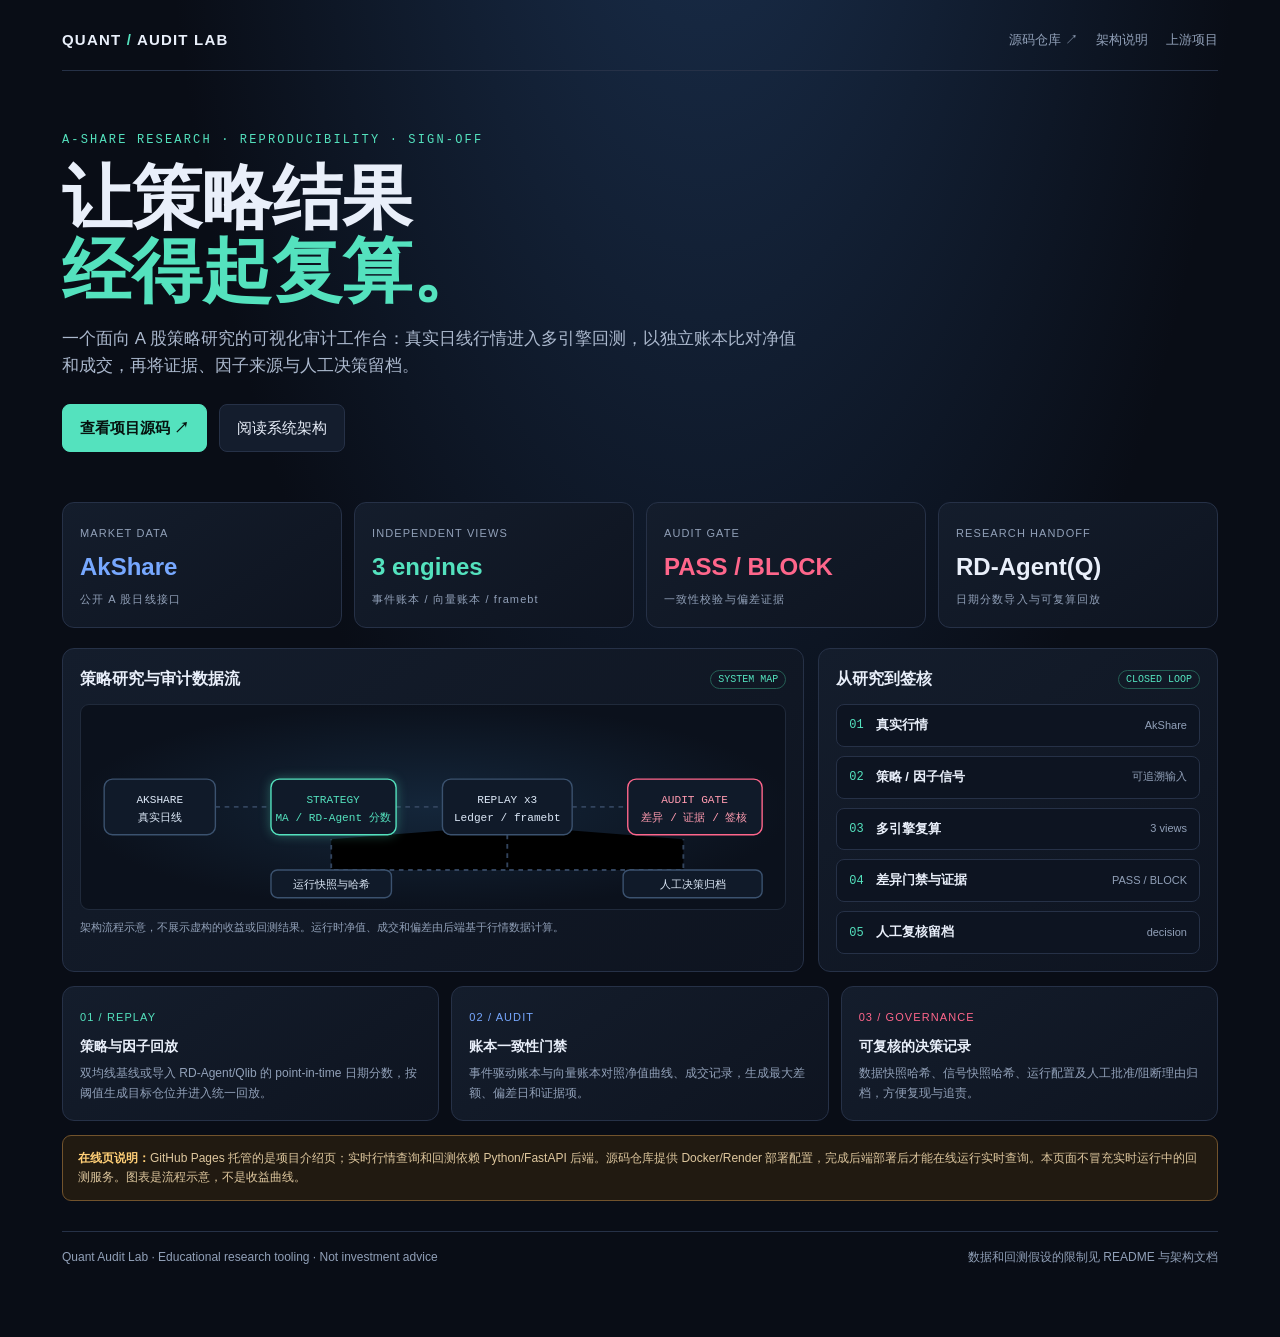
<file: docs/index.html>
<!doctype html>
<html lang="zh-CN">
<head>
  <meta charset="utf-8"><meta name="viewport" content="width=device-width,initial-scale=1">
  <meta name="theme-color" content="#090d16">
  <meta name="description" content="Quant Audit Lab：A股策略研究、独立回测、账本一致性审计与人工签核。">
  <title>Quant Audit Lab · 策略审计工作台</title>
  <style>
    :root{color-scheme:dark;--bg:#090d16;--panel:#111827;--line:#263147;--muted:#91a0b8;--text:#e9effa;--mint:#54e2be;--pink:#ff668b;--blue:#77a8ff}*{box-sizing:border-box}body{margin:0;background:radial-gradient(ellipse at 55% -25%,#1b3150 0,transparent 55%),var(--bg);color:var(--text);font:15px/1.6 Inter,"Segoe UI","Microsoft YaHei",sans-serif}a{color:inherit}.wrap{max-width:1200px;margin:auto;padding:28px 22px 70px}.top{display:flex;justify-content:space-between;align-items:center;border-bottom:1px solid var(--line);padding-bottom:18px}.brand{font-weight:800;letter-spacing:.08em}.brand i{color:var(--mint);font-style:normal}.links{display:flex;gap:18px;color:var(--muted);font-size:13px}.links a{text-decoration:none}.hero{padding:62px 0 30px;max-width:850px}.eyebrow{color:var(--mint);font:12px ui-monospace,monospace;letter-spacing:.18em}.hero h1{font-size:clamp(36px,7vw,70px);line-height:1.04;margin:15px 0}.hero p{color:#abb8cd;font-size:17px;max-width:740px}.actions{display:flex;gap:12px;margin-top:25px;flex-wrap:wrap}.btn{display:inline-block;padding:11px 17px;border:1px solid var(--line);border-radius:8px;text-decoration:none;background:#141d2d}.btn.primary{background:var(--mint);color:#06130f;border-color:var(--mint);font-weight:700}.stats{display:grid;grid-template-columns:repeat(4,1fr);gap:12px;margin:20px 0}.card{background:linear-gradient(145deg,#141d2c,#0e1420);border:1px solid var(--line);border-radius:12px;padding:17px}.stat small,.label{color:var(--muted);font-size:11px;letter-spacing:.1em}.stat strong{display:block;font-size:24px;margin-top:4px}.mint{color:var(--mint)}.blue{color:var(--blue)}.pink{color:var(--pink)}.grid{display:grid;grid-template-columns:1.3fr .7fr;gap:14px;margin-top:14px}.panel-title{display:flex;justify-content:space-between;align-items:center;margin-bottom:12px}.panel-title h2{font-size:16px;margin:0}.tag{font:10px ui-monospace,monospace;color:var(--mint);border:1px solid #245e54;padding:3px 7px;border-radius:20px}.chart{min-height:190px;display:grid;place-items:center;border:1px solid #202a3b;border-radius:9px;background:radial-gradient(ellipse at center,#14263a,#0b111c 72%);overflow:hidden}.chart svg{width:100%;height:auto;max-height:220px}.connector{stroke:#32445e;stroke-width:2;stroke-dasharray:5 5}.node rect{fill:#101a29;stroke:#3b526f;stroke-width:1.5}.node text{fill:#dce8f7;font:12px ui-monospace,monospace;text-anchor:middle}.node.main rect{stroke:var(--mint);filter:drop-shadow(0 0 6px #54e2be55)}.node.main text{fill:var(--mint)}.node.audit rect{stroke:var(--pink)}.node.audit text{fill:#ff9bb0}.caption{color:var(--muted);font-size:11px;margin-top:9px}.flow{display:flex;flex-direction:column;gap:9px}.step{display:flex;align-items:center;gap:12px;background:#0d1421;border:1px solid var(--line);border-radius:8px;padding:10px 12px}.num{color:var(--mint);font:12px ui-monospace,monospace}.step b{font-size:13px}.step span:last-child{margin-left:auto;color:var(--muted);font-size:11px}.features{display:grid;grid-template-columns:repeat(3,1fr);gap:12px;margin-top:14px}.feature h3{font-size:14px;margin:7px 0}.feature p{font-size:12px;color:var(--muted);margin:0}.notice{margin-top:14px;border:1px solid #72532c;background:#211a11;color:#dec79e;border-radius:9px;padding:13px 15px;font-size:12px}.notice b{color:#ffcf77}.foot{border-top:1px solid var(--line);margin-top:30px;padding-top:16px;color:var(--muted);font-size:12px;display:flex;justify-content:space-between;gap:12px;flex-wrap:wrap}@media(max-width:760px){.stats{grid-template-columns:repeat(2,1fr)}.grid,.features{grid-template-columns:1fr}.hero{padding-top:44px}.links{gap:10px}.wrap{padding-inline:15px}}
  </style>
</head>
<body><main class="wrap">
  <header class="top"><div class="brand">QUANT <i>/</i> AUDIT LAB</div><nav class="links"><a href="https://github.com/duoduohappy/quant-audit-lab">源码仓库 ↗</a><a href="ARCHITECTURE.md">架构说明</a><a href="UPSTREAMS.md">上游项目</a></nav></header>
  <section class="hero"><div class="eyebrow">A-SHARE RESEARCH · REPRODUCIBILITY · SIGN-OFF</div><h1>让策略结果<br><span class="mint">经得起复算。</span></h1><p>一个面向 A 股策略研究的可视化审计工作台：真实日线行情进入多引擎回测，以独立账本比对净值和成交，再将证据、因子来源与人工决策留档。</p><div class="actions"><a class="btn primary" href="https://github.com/duoduohappy/quant-audit-lab">查看项目源码 ↗</a><a class="btn" href="ARCHITECTURE.md">阅读系统架构</a></div></section>
  <section class="stats"><article class="card stat"><small>MARKET DATA</small><strong class="blue">AkShare</strong><small>公开 A 股日线接口</small></article><article class="card stat"><small>INDEPENDENT VIEWS</small><strong class="mint">3 engines</strong><small>事件账本 / 向量账本 / framebt</small></article><article class="card stat"><small>AUDIT GATE</small><strong class="pink">PASS / BLOCK</strong><small>一致性校验与偏差证据</small></article><article class="card stat"><small>RESEARCH HANDOFF</small><strong>RD-Agent(Q)</strong><small>日期分数导入与可复算回放</small></article></section>
  <section class="grid"><article class="card"><div class="panel-title"><h2>策略研究与审计数据流</h2><span class="tag">SYSTEM MAP</span></div><div class="chart" aria-label="行情、信号、回测引擎、审计门禁数据流图"><svg viewBox="0 0 760 220" role="img"><path class="connector" d="M145 110H205M340 110H390M530 110H590M460 130V178H270V145M460 130V178H650V145"/><g class="node"><rect x="25" y="80" width="120" height="60" rx="9"/><text x="85" y="106">AKSHARE</text><text x="85" y="125">真实日线</text></g><g class="node main"><rect x="205" y="80" width="135" height="60" rx="9"/><text x="272" y="106">STRATEGY</text><text x="272" y="125">MA / RD-Agent 分数</text></g><g class="node"><rect x="390" y="80" width="140" height="60" rx="9"/><text x="460" y="106">REPLAY x3</text><text x="460" y="125">Ledger / framebt</text></g><g class="node audit"><rect x="590" y="80" width="145" height="60" rx="9"/><text x="662" y="106">AUDIT GATE</text><text x="662" y="125">差异 / 证据 / 签核</text></g><g class="node"><rect x="205" y="178" width="130" height="30" rx="7"/><text x="270" y="198">运行快照与哈希</text></g><g class="node"><rect x="585" y="178" width="150" height="30" rx="7"/><text x="660" y="198">人工决策归档</text></g></svg></div><div class="caption">架构流程示意，不展示虚构的收益或回测结果。运行时净值、成交和偏差由后端基于行情数据计算。</div></article><article class="card"><div class="panel-title"><h2>从研究到签核</h2><span class="tag">CLOSED LOOP</span></div><div class="flow"><div class="step"><span class="num">01</span><b>真实行情</b><span>AkShare</span></div><div class="step"><span class="num">02</span><b>策略 / 因子信号</b><span>可追溯输入</span></div><div class="step"><span class="num">03</span><b>多引擎复算</b><span>3 views</span></div><div class="step"><span class="num">04</span><b>差异门禁与证据</b><span>PASS / BLOCK</span></div><div class="step"><span class="num">05</span><b>人工复核留档</b><span>decision</span></div></div></article></section>
  <section class="features"><article class="card feature"><span class="label mint">01 / REPLAY</span><h3>策略与因子回放</h3><p>双均线基线或导入 RD-Agent/Qlib 的 point-in-time 日期分数，按阈值生成目标仓位并进入统一回放。</p></article><article class="card feature"><span class="label blue">02 / AUDIT</span><h3>账本一致性门禁</h3><p>事件驱动账本与向量账本对照净值曲线、成交记录，生成最大差额、偏差日和证据项。</p></article><article class="card feature"><span class="label pink">03 / GOVERNANCE</span><h3>可复核的决策记录</h3><p>数据快照哈希、信号快照哈希、运行配置及人工批准/阻断理由归档，方便复现与追责。</p></article></section>
  <aside class="notice"><b>在线页说明：</b>GitHub Pages 托管的是项目介绍页；实时行情查询和回测依赖 Python/FastAPI 后端。源码仓库提供 Docker/Render 部署配置，完成后端部署后才能在线运行实时查询。本页面不冒充实时运行中的回测服务。图表是流程示意，不是收益曲线。</aside>
  <footer class="foot"><span>Quant Audit Lab · Educational research tooling · Not investment advice</span><span>数据和回测假设的限制见 README 与架构文档</span></footer>
</main></body></html>
</file>
